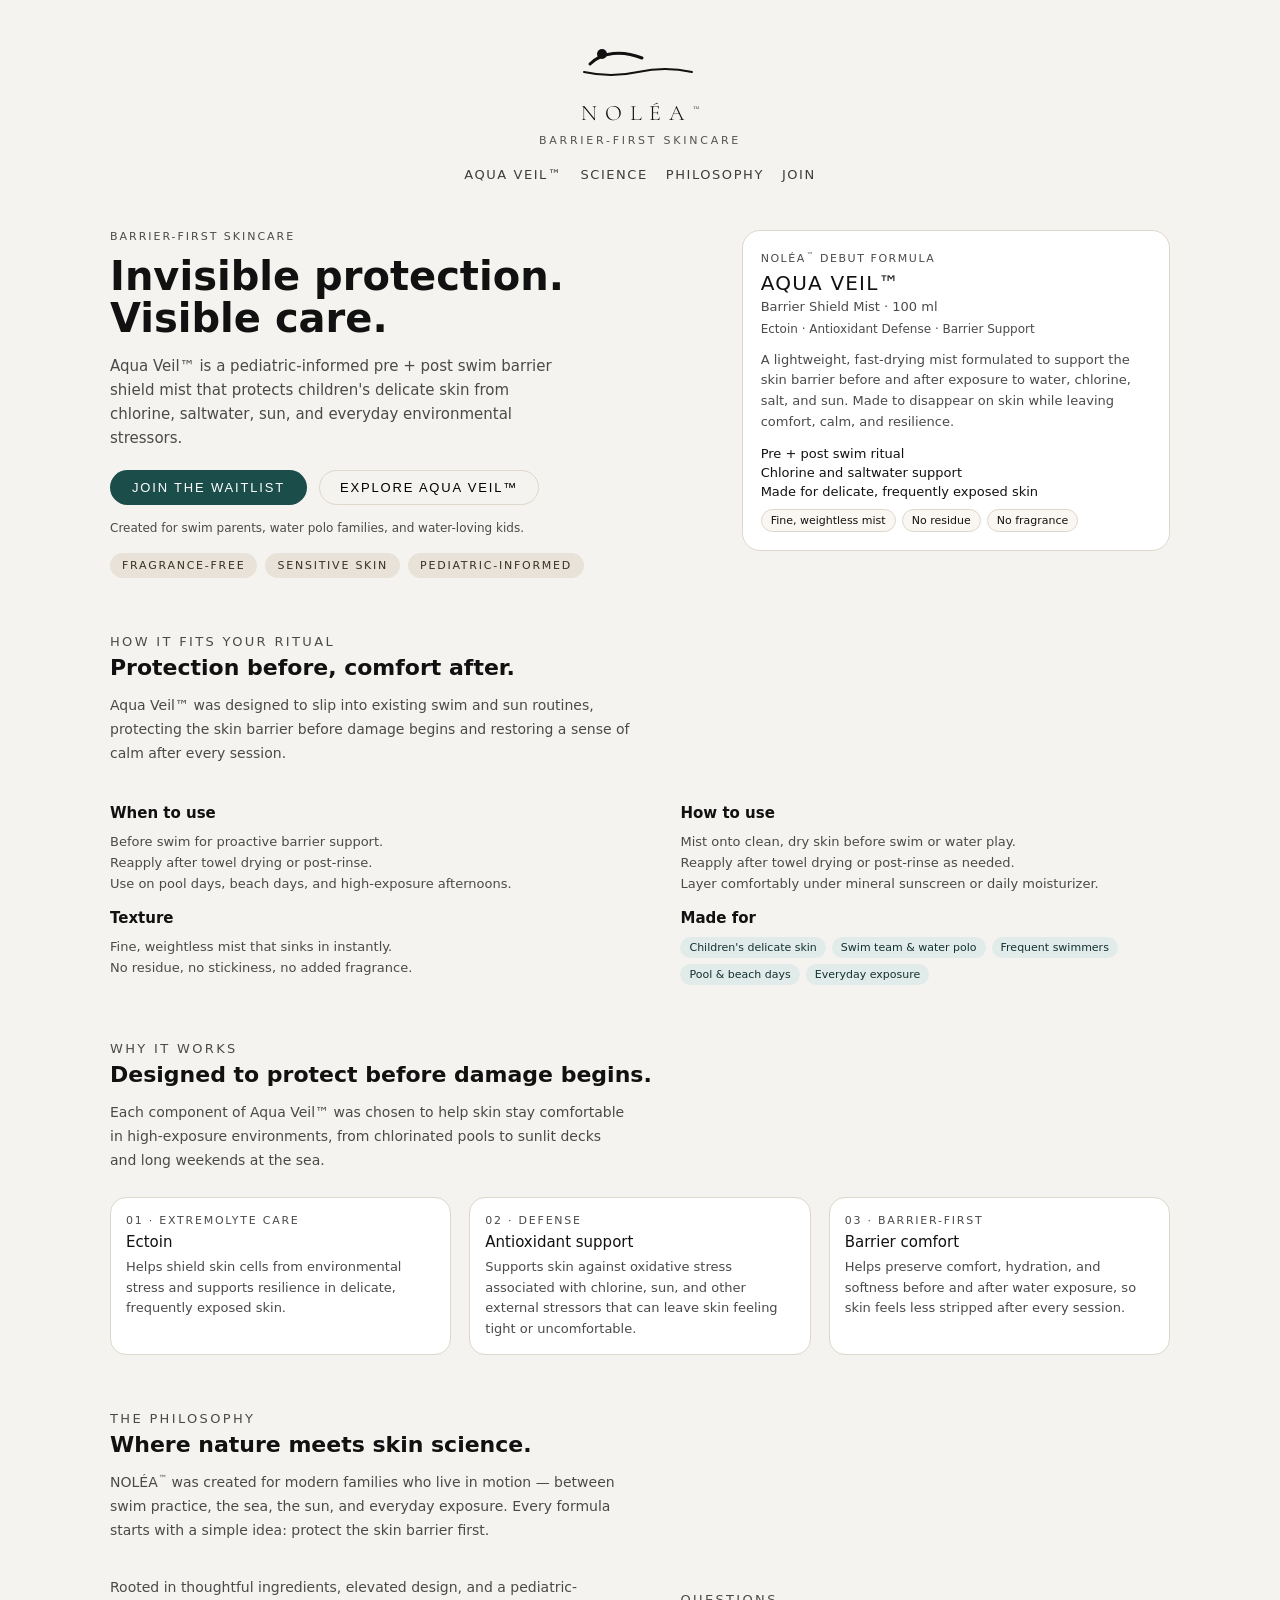
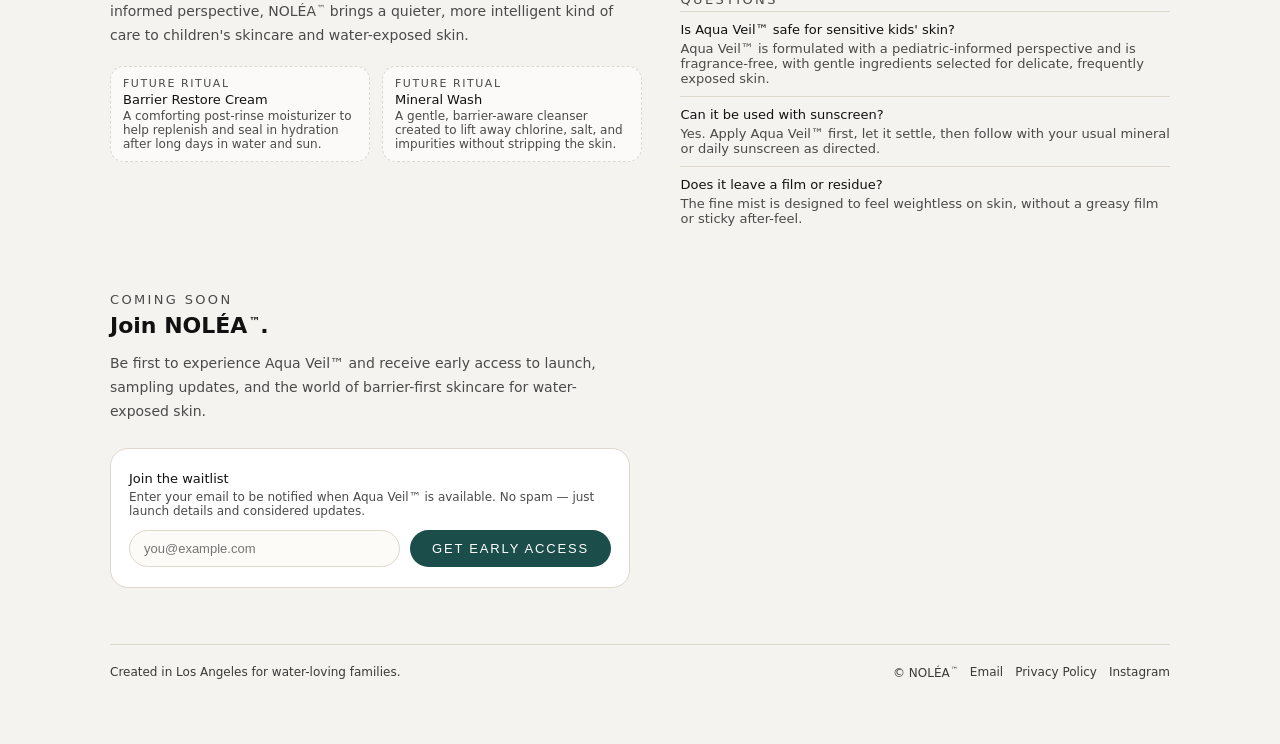
<file: index.html>
<!DOCTYPE html>
<html lang="en">
<head>
  <meta charset="UTF-8" />
  <title>NOLÉA™ | Invisible protection. Visible care.</title>
  <meta name="viewport" content="width=device-width, initial-scale=1" />
  <meta name="description" content="Aqua Veil™ is a pediatric-informed pre + post swim barrier shield mist that protects delicate skin from chlorine, saltwater, sun, and environmental stressors." />
  <link href="https://fonts.googleapis.com/css2?family=Cormorant+Garamond:wght@300;400&display=swap" rel="stylesheet">
  <style>
    :root {
      --bg: #f5f3ef;
      --bg-alt: #ffffff;
      --text: #111111;
      --muted: #4a4a4a;
      --muted-soft: #5a5a5a;
      --accent: #1b4d4a;
      --accent-soft: #e1ebe9;
      --pill-bg: #e8e2d8;
      --border: #ded7cc;
      --font-sans: system-ui, -apple-system, BlinkMacSystemFont, "SF Pro Text", "Inter", sans-serif;
    }
    * { box-sizing: border-box; }
    body { margin: 0; font-family: var(--font-sans); background: var(--bg); color: var(--text); -webkit-font-smoothing: antialiased; }
    a { color: inherit; text-decoration: none; }
    .page { max-width: 1100px; margin: 0 auto; padding: 32px 20px 64px; }
    header { display: flex; flex-direction: column; align-items: center; text-align: center; gap: 20px; margin-bottom: 48px; }
    .nav-links { display: flex; gap: 18px; font-size: 13px; text-transform: uppercase; letter-spacing: 0.12em; }
    .nav-links a { color: #2a2a2a; opacity: 0.9; }
    .nav-links a:hover { opacity: 1; }
    .hero { display: grid; grid-template-columns: minmax(0, 1.4fr) minmax(0, 1fr); gap: 32px; align-items: flex-start; margin-bottom: 56px; }
    @media (max-width: 800px) { .hero { grid-template-columns: minmax(0, 1fr); } }
    .eyebrow { text-transform: uppercase; letter-spacing: 0.18em; font-size: 11px; margin-bottom: 12px; color: var(--muted); }
    h1 { font-size: clamp(32px, 5vw, 40px); line-height: 1.05; margin: 0 0 14px; }
    .hero-sub { font-size: 15px; line-height: 1.6; color: var(--muted); max-width: 460px; margin-bottom: 20px; }
    .hero-cta-row { display: flex; flex-wrap: wrap; gap: 12px; margin-bottom: 16px; }
    .btn-primary { border-radius: 999px; border: none; padding: 10px 22px; font-size: 13px; text-transform: uppercase; letter-spacing: 0.14em; background: var(--accent); color: #ffffff; cursor: pointer; }
    .btn-secondary { border-radius: 999px; padding: 9px 20px; font-size: 13px; text-transform: uppercase; letter-spacing: 0.14em; border: 1px solid var(--border); background: transparent; cursor: pointer; }
    .hero-note { font-size: 12px; color: var(--muted); }
    .pill-row { display: flex; flex-wrap: wrap; gap: 8px; margin-top: 18px; }
    .pill { border-radius: 999px; padding: 6px 12px; font-size: 11px; text-transform: uppercase; letter-spacing: 0.16em; background: var(--pill-bg); color: #3a3024; }
    .hero-card { background: var(--bg-alt); border-radius: 18px; padding: 20px 18px 18px; border: 1px solid var(--border); }
    .product-tag { font-size: 11px; letter-spacing: 0.14em; text-transform: uppercase; color: var(--muted); margin-bottom: 6px; }
    .product-name { font-size: 20px; font-weight: 500; letter-spacing: 0.06em; text-transform: uppercase; margin-bottom: 4px; }
    .product-sub { font-size: 13px; color: var(--muted); margin-bottom: 8px; }
    .product-meta { font-size: 12px; color: var(--muted); margin-bottom: 14px; }
    .product-bullets { list-style: none; padding: 0; margin: 12px 0 0; font-size: 13px; }
    .product-bullets li { margin-bottom: 4px; }
    .badge-row { display: flex; flex-wrap: wrap; gap: 6px; margin-top: 10px; }
    .badge { font-size: 11px; padding: 4px 9px; border-radius: 999px; border: 1px solid var(--border); background: #faf7f2; }
    section { margin-bottom: 56px; }
    .section-heading { font-size: 13px; text-transform: uppercase; letter-spacing: 0.18em; color: var(--muted); margin-bottom: 6px; }
    h2 { font-size: 22px; margin: 0 0 8px; }
    .section-intro { font-size: 14px; color: var(--muted); max-width: 520px; line-height: 1.7; }
    .grid-3 { display: grid; grid-template-columns: repeat(3, minmax(0, 1fr)); gap: 18px; margin-top: 24px; }
    @media (max-width: 800px) { .grid-3 { grid-template-columns: minmax(0, 1fr); } }
    .card-soft { background: var(--bg-alt); border-radius: 16px; border: 1px solid var(--border); padding: 16px 15px 14px; }
    .card-label { font-size: 11px; text-transform: uppercase; letter-spacing: 0.16em; color: var(--muted); margin-bottom: 6px; }
    .card-title { font-size: 15px; margin-bottom: 6px; }
    .card-body { font-size: 13px; color: var(--muted); line-height: 1.6; }
    .two-col { display: grid; grid-template-columns: minmax(0, 1.1fr) minmax(0, 1fr); gap: 32px; align-items: flex-start; margin-top: 24px; }
    @media (max-width: 800px) { .two-col { grid-template-columns: minmax(0, 1fr); } }
    .list-muted { list-style: none; padding: 0; margin: 12px 0 0; font-size: 13px; color: var(--muted); }
    .list-muted li { margin-bottom: 6px; }
    .chip-row { display: flex; flex-wrap: wrap; gap: 6px; margin-top: 10px; }
    .chip { font-size: 11px; border-radius: 999px; padding: 4px 9px; background: var(--accent-soft); color: #133230; }
    .future { display: flex; flex-wrap: wrap; gap: 12px; margin-top: 18px; }
    .future-item { border-radius: 14px; border: 1px dashed var(--border); padding: 10px 12px; background: rgba(255,255,255,0.55); font-size: 12px; max-width: 260px; }
    .future-label { font-size: 11px; letter-spacing: 0.14em; text-transform: uppercase; color: var(--muted); margin-bottom: 2px; }
    .future-name { font-size: 13px; margin-bottom: 2px; }
    .future-copy { font-size: 12px; color: var(--muted); }
    .faq { margin-top: 26px; }
    .faq-item { border-top: 1px solid var(--border); padding: 10px 0; }
    .faq-q { font-size: 13px; font-weight: 500; margin-bottom: 4px; }
    .faq-a { font-size: 13px; color: var(--muted); }
    .waitlist { background: var(--bg-alt); border-radius: 18px; border: 1px solid var(--border); padding: 22px 18px 20px; margin-top: 24px; max-width: 520px; }
    .waitlist-row { display: flex; flex-wrap: wrap; gap: 10px; margin-top: 12px; }
    .waitlist-input { flex: 1 1 220px; min-width: 0; border-radius: 999px; border: 1px solid var(--border); padding: 10px 14px; font-size: 13px; background: #fdfbf7; }
    footer { margin-top: 40px; padding-top: 20px; border-top: 1px solid var(--border); font-size: 12px; color: #3a3a3a; display: flex; flex-wrap: wrap; gap: 10px; justify-content: space-between; align-items: center; }
    .footer-links { display: flex; gap: 12px; }
    @media (max-width: 768px) {
      :root { --muted: #1f2937; }
      .eyebrow,
      .section-heading,
      .card-label,
      .product-tag,
      .product-sub,
      .product-meta,
      .future-label,
      .hero-note { color: #1f2937 !important; }
      .card-body,
      .section-intro,
      .hero-sub,
      .list-muted,
      .faq-a,
      .future-copy,
      p { color: #111827 !important; }
      h1, h2, h3 { color: #0b1220 !important; }
      footer { color: #1f2937 !important; }
    }
  </style>
</head>
<body>
  <div class="page">
    <header>
      <a href="/" style="text-decoration:none; color:inherit; display:flex; flex-direction:column; align-items:center; gap:8px;">
        <svg width="140" height="60" viewBox="0 0 140 60" xmlns="http://www.w3.org/2000/svg">
  <!-- Head -->
  <circle
    cx="32"
    cy="22"
    r="5"
    fill="currentColor"
  />

  <!-- Arm stroke -->
  <path
    d="M20 32
       C 32 20, 52 18, 72 26"
    fill="none"
    stroke="currentColor"
    stroke-width="3"
    stroke-linecap="round"
  />

  <!-- Water line -->
  <path
    d="M14 40
       C 32 44, 50 44, 68 40
       C 86 36, 104 36, 122 40"
    fill="none"
    stroke="currentColor"
    stroke-width="2"
    stroke-linecap="round"
  />
</svg>

        <div style="font-family:'Cormorant Garamond', Georgia, serif; font-weight:300; letter-spacing:0.35em; font-size:22px;">
          NOLÉA<sup aria-label="trademark" style="font-size:0.4em; letter-spacing:normal; vertical-align:super; margin-left:1px;">™</sup>
        </div>
        <div style="font-size:11px; letter-spacing:0.25em; text-transform:uppercase; opacity:0.7;">
          BARRIER-FIRST SKINCARE
        </div>
      </a>
      <nav class="nav-links">
        <a href="#aqua-veil">Aqua Veil™</a>
        <a href="#why-it-works">Science</a>
        <a href="#philosophy">Philosophy</a>
        <a href="#join">Join</a>
      </nav>
    </header>

    <main>
      <section class="hero">
        <div>
          <div class="eyebrow">Barrier-first skincare</div>
          <h1>Invisible protection. Visible care.</h1>
          <p class="hero-sub">
            Aqua Veil™ is a pediatric-informed pre + post swim barrier shield mist that protects children's delicate skin from chlorine, saltwater, sun, and everyday environmental stressors.
          </p>
          <div class="hero-cta-row">
            <button class="btn-primary" onclick="document.getElementById('join').scrollIntoView({behavior:'smooth'});">Join the waitlist</button>
            <button class="btn-secondary" onclick="document.getElementById('aqua-veil').scrollIntoView({behavior:'smooth'});">Explore Aqua Veil™</button>
          </div>
          <div class="hero-note">Created for swim parents, water polo families, and water-loving kids.</div>
          <div class="pill-row">
            <div class="pill">Fragrance-free</div>
            <div class="pill">Sensitive skin</div>
            <div class="pill">Pediatric-informed</div>
          </div>
        </div>

        <aside class="hero-card" id="aqua-veil">
          <div class="product-tag">NOLÉA<sup aria-label="trademark" style="font-size:0.6em; vertical-align:super; margin-left:1px;">™</sup> debut formula</div>
          <div class="product-name">Aqua Veil™</div>
          <div class="product-sub">Barrier Shield Mist · 100 ml</div>
          <div class="product-meta">Ectoin · Antioxidant Defense · Barrier Support</div>
          <p class="card-body">
            A lightweight, fast-drying mist formulated to support the skin barrier before and after exposure to water, chlorine, salt, and sun. Made to disappear on skin while leaving comfort, calm, and resilience.
          </p>
          <ul class="product-bullets">
            <li>Pre + post swim ritual</li>
            <li>Chlorine and saltwater support</li>
            <li>Made for delicate, frequently exposed skin</li>
          </ul>
          <div class="badge-row">
            <div class="badge">Fine, weightless mist</div>
            <div class="badge">No residue</div>
            <div class="badge">No fragrance</div>
          </div>
        </aside>
      </section>

      <section>
        <div class="section-heading">How it fits your ritual</div>
        <h2>Protection before, comfort after.</h2>
        <p class="section-intro">
          Aqua Veil™ was designed to slip into existing swim and sun routines, protecting the skin barrier before damage begins and restoring a sense of calm after every session.
        </p>
        <div class="two-col">
          <div>
            <h3 style="font-size:15px; margin-bottom:6px;">When to use</h3>
            <ul class="list-muted">
              <li>Before swim for proactive barrier support.</li>
              <li>Reapply after towel drying or post-rinse.</li>
              <li>Use on pool days, beach days, and high-exposure afternoons.</li>
            </ul>
            <h3 style="font-size:15px; margin:18px 0 6px;">Texture</h3>
            <ul class="list-muted">
              <li>Fine, weightless mist that sinks in instantly.</li>
              <li>No residue, no stickiness, no added fragrance.</li>
            </ul>
          </div>
          <div>
            <h3 style="font-size:15px; margin-bottom:6px;">How to use</h3>
            <ul class="list-muted">
              <li>Mist onto clean, dry skin before swim or water play.</li>
              <li>Reapply after towel drying or post-rinse as needed.</li>
              <li>Layer comfortably under mineral sunscreen or daily moisturizer.</li>
            </ul>
            <h3 style="font-size:15px; margin:18px 0 6px;">Made for</h3>
            <div class="chip-row">
              <div class="chip">Children's delicate skin</div>
              <div class="chip">Swim team &amp; water polo</div>
              <div class="chip">Frequent swimmers</div>
              <div class="chip">Pool &amp; beach days</div>
              <div class="chip">Everyday exposure</div>
            </div>
          </div>
        </div>
      </section>

      <section id="why-it-works">
        <div class="section-heading">Why it works</div>
        <h2>Designed to protect before damage begins.</h2>
        <p class="section-intro">
          Each component of Aqua Veil™ was chosen to help skin stay comfortable in high-exposure environments, from chlorinated pools to sunlit decks and long weekends at the sea.
        </p>
        <div class="grid-3">
          <div class="card-soft">
            <div class="card-label">01 · Extremolyte care</div>
            <div class="card-title">Ectoin</div>
            <div class="card-body">
              Helps shield skin cells from environmental stress and supports resilience in delicate, frequently exposed skin.
            </div>
          </div>
          <div class="card-soft">
            <div class="card-label">02 · Defense</div>
            <div class="card-title">Antioxidant support</div>
            <div class="card-body">
              Supports skin against oxidative stress associated with chlorine, sun, and other external stressors that can leave skin feeling tight or uncomfortable.
            </div>
          </div>
          <div class="card-soft">
            <div class="card-label">03 · Barrier-first</div>
            <div class="card-title">Barrier comfort</div>
            <div class="card-body">
              Helps preserve comfort, hydration, and softness before and after water exposure, so skin feels less stripped after every session.
            </div>
          </div>
        </div>
      </section>

      <section id="philosophy">
        <div class="section-heading">The philosophy</div>
        <h2>Where nature meets skin science.</h2>
        <p class="section-intro">
          NOLÉA<sup aria-label="trademark" style="font-size:0.6em; vertical-align:super; margin-left:1px;">™</sup> was created for modern families who live in motion — between swim practice, the sea, the sun, and everyday exposure. Every formula starts with a simple idea: protect the skin barrier first.
        </p>
        <div class="two-col">
          <div>
            <p class="section-intro" style="margin-top:10px;">
              Rooted in thoughtful ingredients, elevated design, and a pediatric-informed perspective, NOLÉA<sup aria-label="trademark" style="font-size:0.6em; vertical-align:super; margin-left:1px;">™</sup> brings a quieter, more intelligent kind of care to children's skincare and water-exposed skin.
            </p>
            <div class="future">
              <div class="future-item">
                <div class="future-label">Future ritual</div>
                <div class="future-name">Barrier Restore Cream</div>
                <div class="future-copy">
                  A comforting post-rinse moisturizer to help replenish and seal in hydration after long days in water and sun.
                </div>
              </div>
              <div class="future-item">
                <div class="future-label">Future ritual</div>
                <div class="future-name">Mineral Wash</div>
                <div class="future-copy">
                  A gentle, barrier-aware cleanser created to lift away chlorine, salt, and impurities without stripping the skin.
                </div>
              </div>
            </div>
          </div>
          <div class="faq">
            <div class="section-heading" style="margin-bottom:4px;">Questions</div>
            <div class="faq-item">
              <div class="faq-q">Is Aqua Veil™ safe for sensitive kids' skin?</div>
              <div class="faq-a">
                Aqua Veil™ is formulated with a pediatric-informed perspective and is fragrance-free, with gentle ingredients selected for delicate, frequently exposed skin.
              </div>
            </div>
            <div class="faq-item">
              <div class="faq-q">Can it be used with sunscreen?</div>
              <div class="faq-a">
                Yes. Apply Aqua Veil™ first, let it settle, then follow with your usual mineral or daily sunscreen as directed.
              </div>
            </div>
            <div class="faq-item">
              <div class="faq-q">Does it leave a film or residue?</div>
              <div class="faq-a">
                The fine mist is designed to feel weightless on skin, without a greasy film or sticky after-feel.
              </div>
            </div>
          </div>
        </div>
      </section>

      <section id="join">
        <div class="section-heading">Coming soon</div>
        <h2>Join NOLÉA<sup aria-label="trademark" style="font-size:0.5em; vertical-align:super; margin-left:2px;">™</sup>.</h2>
        <p class="section-intro">
          Be first to experience Aqua Veil™ and receive early access to launch, sampling updates, and the world of barrier-first skincare for water-exposed skin.
        </p>
        <div class="waitlist">
          <div style="font-size:13px; font-weight:500; margin-bottom:4px;">Join the waitlist</div>
          <div style="font-size:12px; color:var(--muted);">
            Enter your email to be notified when Aqua Veil™ is available. No spam — just launch details and considered updates.
          </div>
          <form class="waitlist-row" action="https://example.com/waitlist" method="post">
            <input class="waitlist-input" type="email" name="email" placeholder="you@example.com" required />
            <button class="btn-primary" type="submit">Get early access</button>
          </form>
        </div>
      </section>
    </main>

    <footer>
      <div>Created in Los Angeles for water-loving families.</div>
      <div class="footer-links">
        <span>© NOLÉA<sup aria-label="trademark" style="font-size:0.6em; vertical-align:super; margin-left:1px;">™</sup></span>
        <a href="mailto:hello@nolea.skin">Email</a>
        <a href="/privacy.html">Privacy Policy</a>
        <a href="https://www.instagram.com/nolea.skin" target="_blank" rel="noreferrer">Instagram</a>
      </div>
    </footer>
  </div>
</body>
</html>
</file>
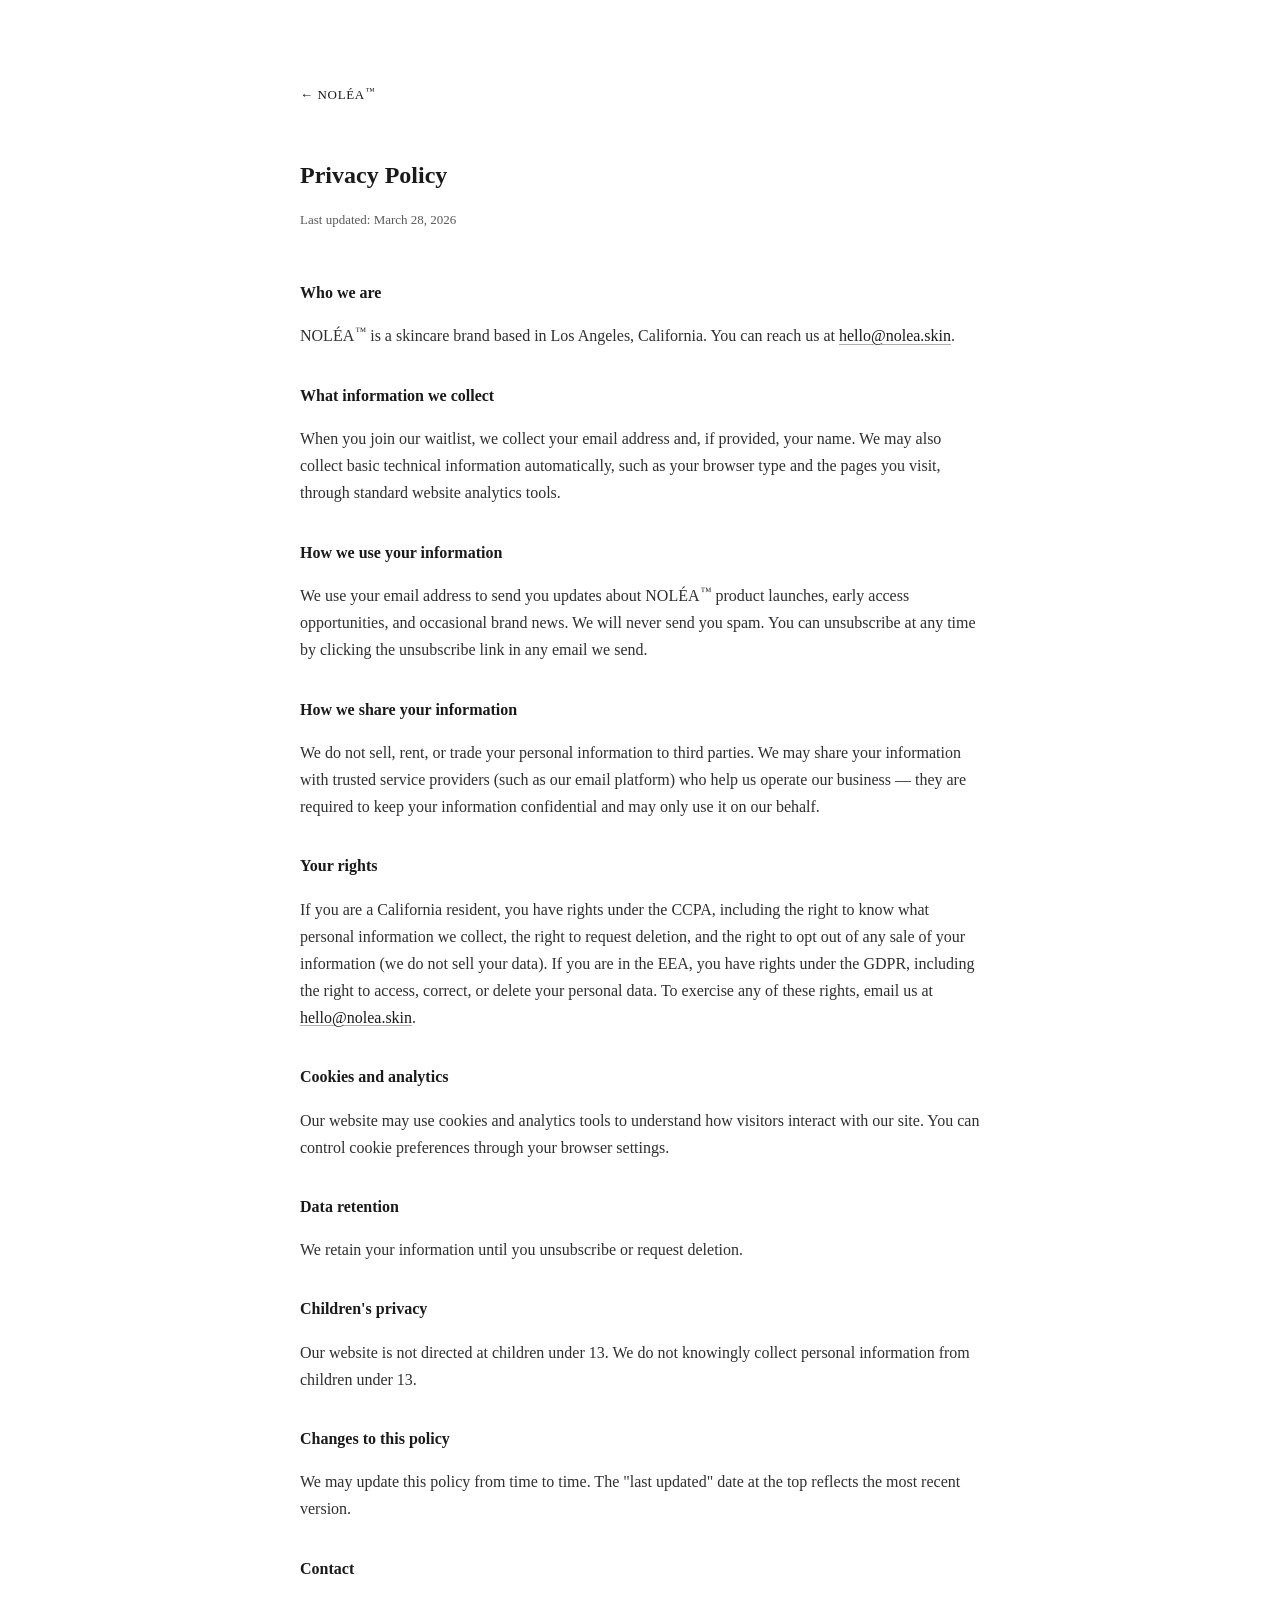
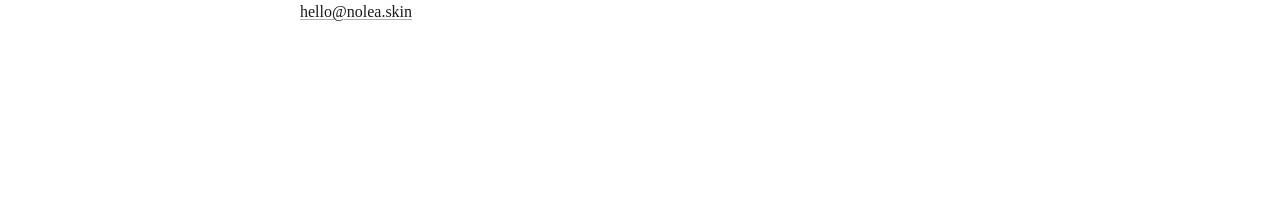
<file: privacy/index.html>
<!DOCTYPE html>
<html lang="en">
<head>
  <meta charset="UTF-8" />
  <meta name="viewport" content="width=device-width, initial-scale=1.0" />
  <title>Privacy Policy | NOLÉA™</title>
  <style>
    body {
      font-family: inherit;
      max-width: 680px;
      margin: 80px auto;
      padding: 0 24px 80px;
      color: #1a1a1a;
      line-height: 1.7;
      font-size: 16px;
    }
    h1 { font-size: 1.5rem; margin-bottom: 4px; }
    h2 { font-size: 1rem; margin-top: 2rem; margin-bottom: 4px; }
    p, li { color: #2f2f2f; }
    a { color: #1a1a1a; text-decoration: underline; text-decoration-color: rgba(26,26,26,0.35); text-underline-offset: 2px; }
    a:hover { text-decoration-color: rgba(26,26,26,0.8); }
    .meta { color: #5a5a5a; font-size: 13px; margin-bottom: 48px; }
    nav { margin-bottom: 48px; }
    nav a { text-decoration: none; font-size: 13px; letter-spacing: 0.05em; text-transform: uppercase; }
    @media (max-width: 768px) {
      body { margin: 48px auto; font-size: 16px; color: #111827; }
      p, li { color: #111827 !important; }
      h1, h2 { color: #0b1220 !important; }
      .meta { color: #1f2937 !important; }
      a { color: #111827 !important; }
    }
  </style>
</head>
<body>
  <nav><a href="/">← NOLÉA<sup aria-label="trademark" style="font-size:0.7em; vertical-align:super; margin-left:1px;">™</sup></a></nav>
  <h1>Privacy Policy</h1>
  <p class="meta">Last updated: March 28, 2026</p>

  <h2>Who we are</h2>
  <p>NOLÉA<sup aria-label="trademark" style="font-size:0.7em; vertical-align:super; margin-left:1px;">™</sup> is a skincare brand based in Los Angeles, California. You can reach us at <a href="mailto:hello@nolea.skin">hello@nolea.skin</a>.</p>

  <h2>What information we collect</h2>
  <p>When you join our waitlist, we collect your email address and, if provided, your name. We may also collect basic technical information automatically, such as your browser type and the pages you visit, through standard website analytics tools.</p>

  <h2>How we use your information</h2>
  <p>We use your email address to send you updates about NOLÉA<sup aria-label="trademark" style="font-size:0.7em; vertical-align:super; margin-left:1px;">™</sup> product launches, early access opportunities, and occasional brand news. We will never send you spam. You can unsubscribe at any time by clicking the unsubscribe link in any email we send.</p>

  <h2>How we share your information</h2>
  <p>We do not sell, rent, or trade your personal information to third parties. We may share your information with trusted service providers (such as our email platform) who help us operate our business — they are required to keep your information confidential and may only use it on our behalf.</p>

  <h2>Your rights</h2>
  <p>If you are a California resident, you have rights under the CCPA, including the right to know what personal information we collect, the right to request deletion, and the right to opt out of any sale of your information (we do not sell your data). If you are in the EEA, you have rights under the GDPR, including the right to access, correct, or delete your personal data. To exercise any of these rights, email us at <a href="mailto:hello@nolea.skin">hello@nolea.skin</a>.</p>

  <h2>Cookies and analytics</h2>
  <p>Our website may use cookies and analytics tools to understand how visitors interact with our site. You can control cookie preferences through your browser settings.</p>

  <h2>Data retention</h2>
  <p>We retain your information until you unsubscribe or request deletion.</p>

  <h2>Children's privacy</h2>
  <p>Our website is not directed at children under 13. We do not knowingly collect personal information from children under 13.</p>

  <h2>Changes to this policy</h2>
  <p>We may update this policy from time to time. The "last updated" date at the top reflects the most recent version.</p>

  <h2>Contact</h2>
  <p><a href="mailto:hello@nolea.skin">hello@nolea.skin</a></p>
</body>
</html>
</file>
